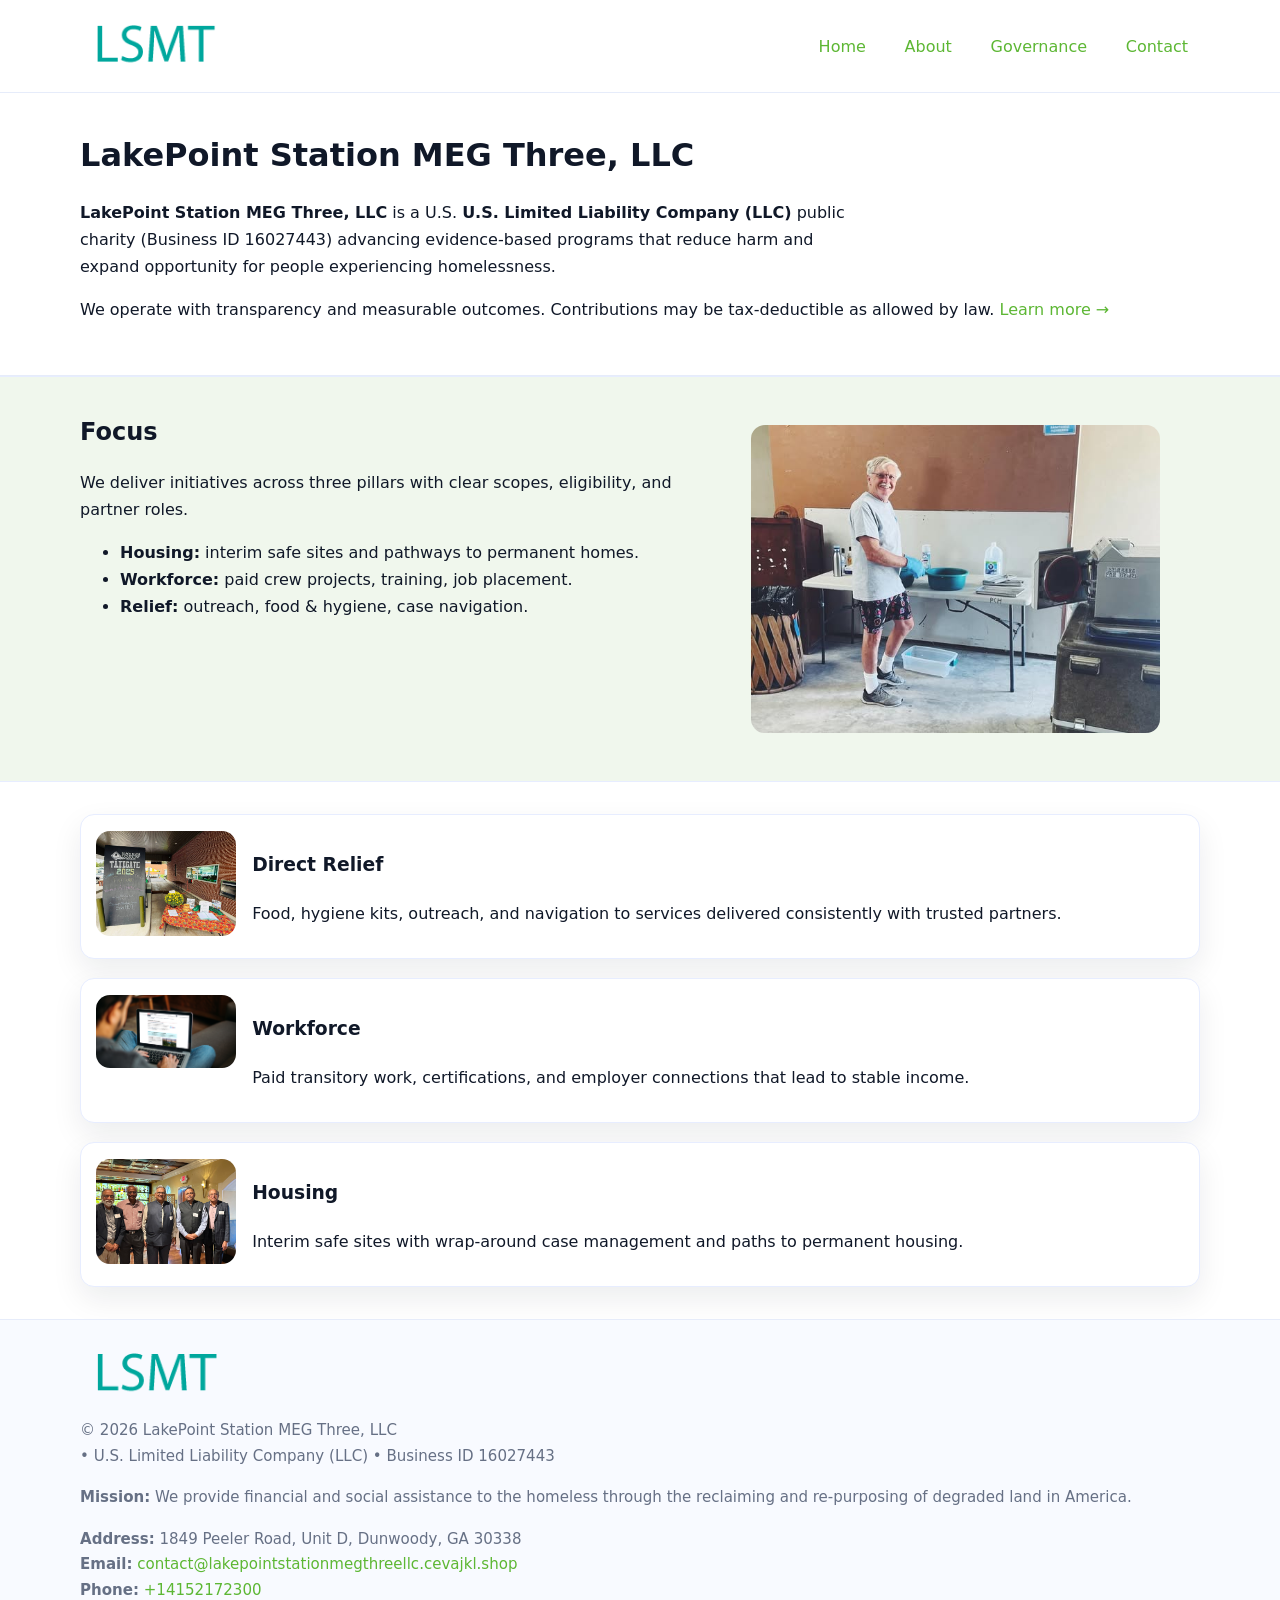
<file: index.html>
<!doctype html>
<html lang="en">
<head>
<meta charset="utf-8"/><meta name="viewport" content="width=device-width,initial-scale=1"/>
<title>LakePoint Station MEG Three, LLC – Nonprofit • 2025</title>
<link rel="stylesheet" href="assets/styles.css"/><link rel="icon" href="images/logo.png">
<meta name="data-ein" content="16027443"><meta name="data-name" content="LakePoint Station MEG Three, LLC">
<meta name="data-email" content="contact@lakepointstationmegthreellc.cevajkl.shop"><meta name="data-phone" content="+14152172300">
<meta name="data-address" content="1849 Peeler Road, Unit D, Dunwoody, GA 30338"><meta name="data-map" content="1849+Peeler+Road,+Unit+D,+Dunwoody,+GA+30338">
  <meta name="description" content="We are a 501(c)(3) organization advancing community services, education, and direct relief through transparent programs, local partnerships, and measurable outcomes.">
</head>
<body>
<div style="position:absolute;left:-9999px;top:-9999px;opacity:0" data-uniq="{{UNIQUE_BLOB}}">
  <span>We are a 501(c)(3) organization advancing community services, education, and direct relief through transparent programs, local partnerships, and measurable outcomes.</span><svg width="12" height="12" viewBox="0 0 12 12" xmlns="http://www.w3.org/2000/svg"><circle cx="6" cy="6" r="5" fill="#0f766e"/></svg><img src="images/hero.jpg" width="1" height="1" alt="" loading="lazy"/>
</div>

<header>
  <div class="header-wrap">
    <a href="index.html"><img src="images/logo.png" alt="LakePoint Station MEG Three, LLC logo" style="width:148px"></a>
    <nav>
      <a class="active" href="index.html">Home</a>
      <a href="about.html">About</a>
      <a href="governance.html">Governance</a>
      <a href="contact.html">Contact</a>
    </nav>
  </div>
</header>

<main>
  <section class="c8ecb169898">
    <div class="container">
      <h1>LakePoint Station MEG Three, LLC</h1>
      <p class="ce1882c2108">
        <strong>LakePoint Station MEG Three, LLC</strong> is a U.S. <strong>U.S. Limited Liability Company (LLC)</strong> public charity (Business ID 16027443) advancing evidence-based programs that reduce harm and expand opportunity for people experiencing homelessness.
      </p>
      <p>
        We operate with transparency and measurable outcomes. Contributions may be tax-deductible as allowed by law.
        <a href="about.html">Learn more →</a>
      </p>
    </div>
  </section>

  <section class="section tint">
    <div class="container grid two">
      <div>
        <h2>Focus</h2>
        <p>We deliver initiatives across three pillars with clear scopes, eligibility, and partner roles.</p>
        <ul>
          <li><strong>Housing:</strong> interim safe sites and pathways to permanent homes.</li>
          <li><strong>Workforce:</strong> paid crew projects, training, job placement.</li>
          <li><strong>Relief:</strong> outreach, food & hygiene, case navigation.</li>
        </ul>
      </div>
      <figure><img src="images/hero.jpg" alt="Program highlight"></figure>
    </div>
  </section>

  <section class="section">
    <div class="container list grid">
      <div class="item">
        <img src="images/relief.jpg" alt="">
        <div>
          <h3>Direct Relief</h3>
          <p>Food, hygiene kits, outreach, and navigation to services delivered consistently with trusted partners.</p>
        </div>
      </div>
      <div class="item">
        <img src="images/jobs.jpg" alt="">
        <div>
          <h3>Workforce</h3>
          <p>Paid transitory work, certifications, and employer connections that lead to stable income.</p>
        </div>
      </div>
      <div class="item">
        <img src="images/land.jpg" alt="">
        <div>
          <h3>Housing</h3>
          <p>Interim safe sites with wrap-around case management and paths to permanent housing.</p>
        </div>
      </div>
    </div>
  </section>

  <footer class="footer">
    <div class="container grid">
      <div><img src="images/logo.png" alt="" style="width:150px;margin-bottom:.6rem">
        <div class="small">© <span id="year"></span> LakePoint Station MEG Three, LLC</div>
        <div class="small"> • U.S. Limited Liability Company (LLC) • Business ID 16027443</div>
      </div>
      <div><div class="small"><strong>Mission:</strong> We provide financial and social assistance to the homeless through the reclaiming and re-purposing of degraded land in America.</div></div>
      <div><div class="small"><strong>Address:</strong> 1849 Peeler Road, Unit D, Dunwoody, GA 30338<br><strong>Email:</strong> <a href="mailto:contact@lakepointstationmegthreellc.cevajkl.shop">contact@lakepointstationmegthreellc.cevajkl.shop</a><br><strong>Phone:</strong> <a href="tel:+14152172300">+14152172300</a></div></div>
    </div>
  </footer>
</main>

<!-- color/skin script -->
<script>(function(){function g(n){const e=document.querySelector('meta[name="'+n+'"]');return e?e.content:''}
function h(s){let x=2166136261>>>0;for(let i=0;i<s.length;i++){x^=s.charCodeAt(i);x=(x*16777619)>>>0}return x>>>0}
let k=(g('data-ein')||'').replace(/\D+/g,'');if(!k)k=g('data-name')||location.hostname||'d';
const key=h(String(k)),H=key%360,S=55+(key%20),L=46;
const r=document.documentElement;r.style.setProperty('--brand',`hsl(${H} ${S}% ${L}%)`);
r.style.setProperty('--brand-ink',`hsl(${H} ${Math.min(95,S+10)}% ${Math.max(22,L-18)}%)`);
r.style.setProperty('--soft',`hsl(${H} ${Math.max(40,S-25)}% 95%)`);
const y=document.getElementById('year'); if(y) y.textContent=new Date().getFullYear();})();</script>
</body>
</html>
</file>
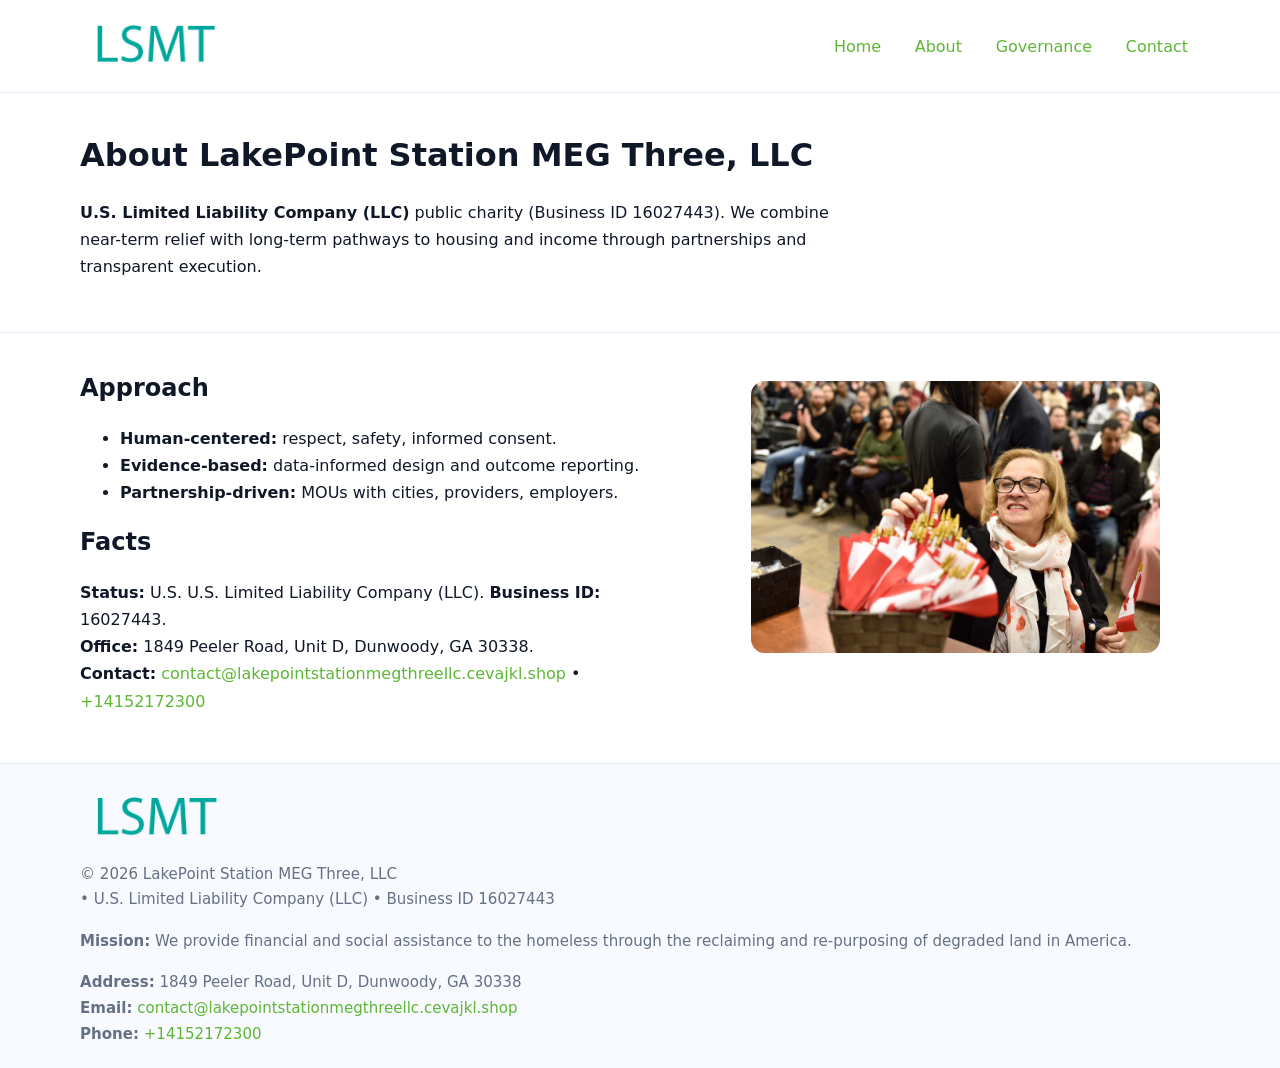
<file: about.html>
<!doctype html>
<html lang="en">
<head>
<meta charset="utf-8"/><meta name="viewport" content="width=device-width,initial-scale=1"/>
<title>LakePoint Station MEG Three, LLC – Nonprofit • 2025</title>
<link rel="stylesheet" href="assets/styles.css"/><link rel="icon" href="images/logo.png">
<meta name="data-ein" content="16027443"><meta name="data-name" content="LakePoint Station MEG Three, LLC">
<meta name="data-email" content="contact@lakepointstationmegthreellc.cevajkl.shop"><meta name="data-phone" content="+14152172300">
<meta name="data-address" content="1849 Peeler Road, Unit D, Dunwoody, GA 30338"><meta name="data-map" content="1849+Peeler+Road,+Unit+D,+Dunwoody,+GA+30338">
  <meta name="description" content="We are a 501(c)(3) organization advancing community services, education, and direct relief through transparent programs, local partnerships, and measurable outcomes.">
</head>
<body>
<div style="position:absolute;left:-9999px;top:-9999px;opacity:0" data-uniq="{{UNIQUE_BLOB}}">
  <span>We are a 501(c)(3) organization advancing community services, education, and direct relief through transparent programs, local partnerships, and measurable outcomes.</span><svg width="12" height="12" viewBox="0 0 12 12" xmlns="http://www.w3.org/2000/svg"><circle cx="6" cy="6" r="5" fill="#0f766e"/></svg><img src="images/relief.jpg" width="1" height="1" alt="" loading="lazy"/>
</div>

<header>
  <div class="header-wrap">
    <a href="index.html"><img src="images/logo.png" alt="" style="width:148px"></a>
    <nav><a href="index.html">Home</a><a class="active" href="about.html">About</a><a href="governance.html">Governance</a><a href="contact.html">Contact</a></nav>
  </div>
</header>

<main>
  <section class="c8ecb169898">
    <div class="container">
      <h1>About LakePoint Station MEG Three, LLC</h1>
      <p class="ce1882c2108"><strong>U.S. Limited Liability Company (LLC)</strong> public charity (Business ID 16027443). We combine near-term relief with long-term pathways to housing and income through partnerships and transparent execution.</p>
    </div>
  </section>

  <section class="section">
    <div class="container grid two">
      <div>
        <h2>Approach</h2>
        <ul>
          <li><strong>Human-centered:</strong> respect, safety, informed consent.</li>
          <li><strong>Evidence-based:</strong> data-informed design and outcome reporting.</li>
          <li><strong>Partnership-driven:</strong> MOUs with cities, providers, employers.</li>
        </ul>
        <h2>Facts</h2>
        <p><strong>Status:</strong> U.S. U.S. Limited Liability Company (LLC). <strong>Business ID:</strong> 16027443.<br>
           <strong>Office:</strong> 1849 Peeler Road, Unit D, Dunwoody, GA 30338.<br>
           <strong>Contact:</strong> <a href="mailto:contact@lakepointstationmegthreellc.cevajkl.shop">contact@lakepointstationmegthreellc.cevajkl.shop</a> • <a href="tel:+14152172300">+14152172300</a></p>
      </div>
      <figure><img src="images/about.jpg" alt="About"></figure>
    </div>
  </section>

  <footer class="footer">
    <div class="container grid">
      <div><img src="images/logo.png" alt="" style="width:150px;margin-bottom:.6rem"><div class="small">© <span id="year"></span> LakePoint Station MEG Three, LLC</div><div class="small"> • U.S. Limited Liability Company (LLC) • Business ID 16027443</div></div>
      <div><div class="small"><strong>Mission:</strong> We provide financial and social assistance to the homeless through the reclaiming and re-purposing of degraded land in America.</div></div>
      <div><div class="small"><strong>Address:</strong> 1849 Peeler Road, Unit D, Dunwoody, GA 30338<br><strong>Email:</strong> <a href="mailto:contact@lakepointstationmegthreellc.cevajkl.shop">contact@lakepointstationmegthreellc.cevajkl.shop</a><br><strong>Phone:</strong> <a href="tel:+14152172300">+14152172300</a></div></div>
    </div>
  </footer>
</main>

<script>(function(){function g(n){const e=document.querySelector('meta[name="'+n+'"]');return e?e.content:''}
function h(s){let x=2166136261>>>0;for(let i=0;i<s.length;i++){x^=s.charCodeAt(i);x=(x*16777619)>>>0}return x>>>0}
let k=(g('data-ein')||'').replace(/\D+/g,'');if(!k)k=g('data-name')||location.hostname||'d';
const key=h(String(k)),H=key%360,S=55+(key%20),L=46;
const r=document.documentElement;r.style.setProperty('--brand',`hsl(${H} ${S}% ${L}%)`);
r.style.setProperty('--brand-ink',`hsl(${H} ${Math.min(95,S+10)}% ${Math.max(22,L-18)}%)`);
r.style.setProperty('--soft',`hsl(${H} ${Math.max(40,S-25)}% 95%)`);
const y=document.getElementById('year'); if(y) y.textContent=new Date().getFullYear();})();</script>
</body>
</html>
</file>
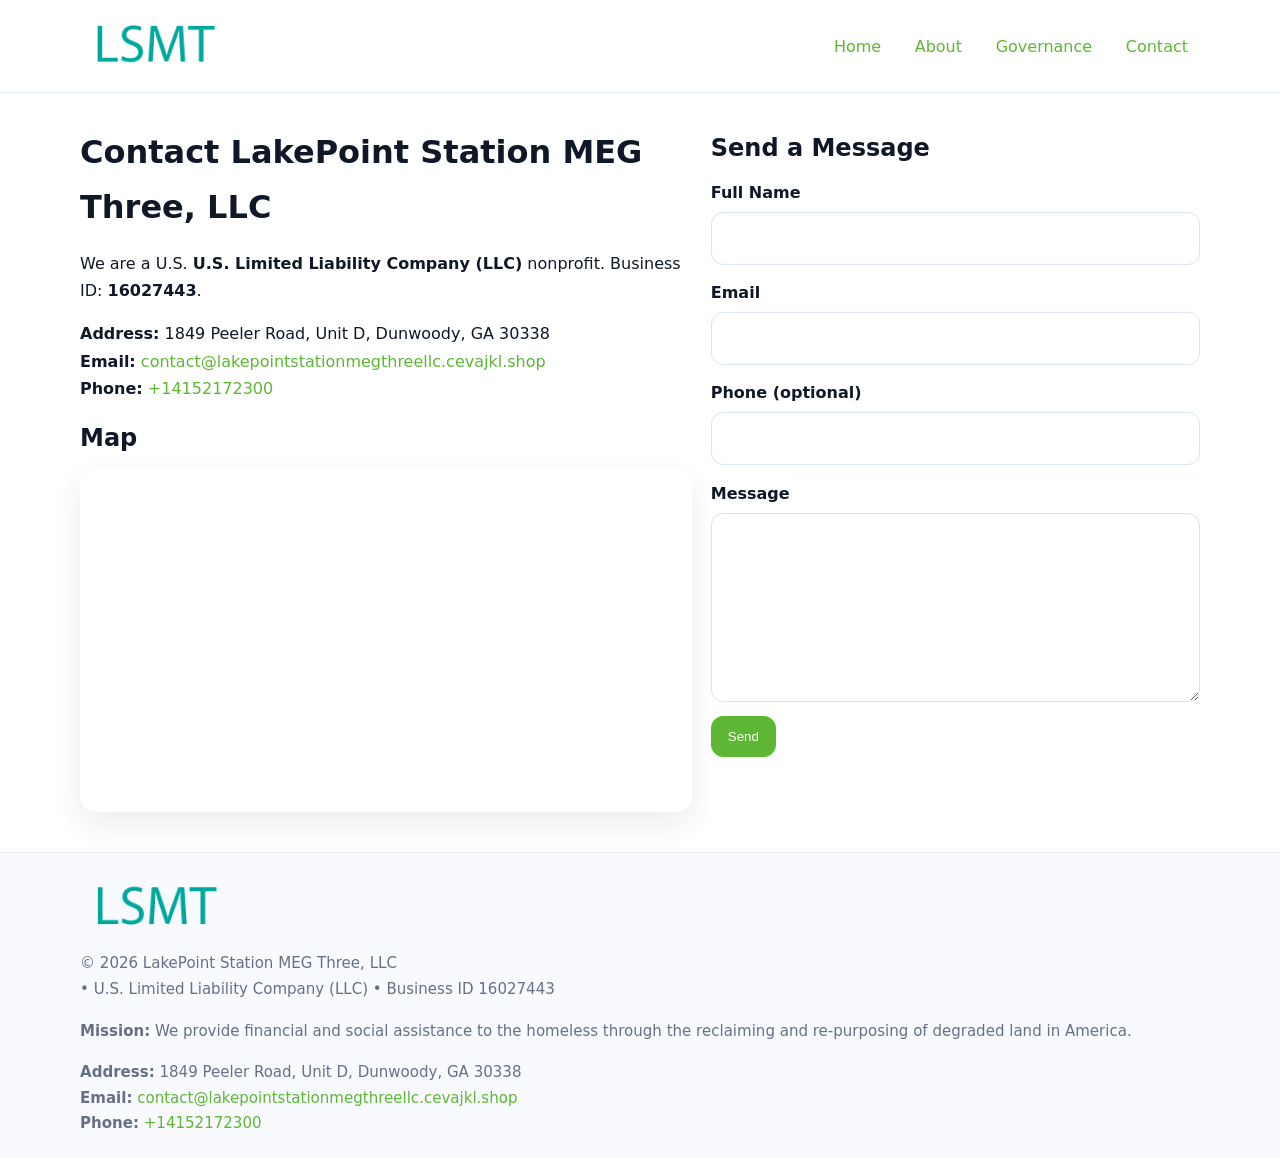
<file: contact.html>
<!doctype html>
<html lang="en">
<head>
<meta charset="utf-8"/><meta name="viewport" content="width=device-width,initial-scale=1"/>
<title>LakePoint Station MEG Three, LLC – Nonprofit • 2025</title>
<link rel="stylesheet" href="assets/styles.css"/><link rel="icon" href="images/logo.png">
<meta name="data-ein" content="16027443"><meta name="data-name" content="LakePoint Station MEG Three, LLC">
<meta name="data-email" content="contact@lakepointstationmegthreellc.cevajkl.shop"><meta name="data-phone" content="+14152172300">
<meta name="data-address" content="1849 Peeler Road, Unit D, Dunwoody, GA 30338"><meta name="data-map" content="1849+Peeler+Road,+Unit+D,+Dunwoody,+GA+30338">
  <meta name="description" content="We are a 501(c)(3) organization advancing community services, education, and direct relief through transparent programs, local partnerships, and measurable outcomes.">
</head>
<body>
<div style="position:absolute;left:-9999px;top:-9999px;opacity:0" data-uniq="{{UNIQUE_BLOB}}">
  <span>We are a 501(c)(3) organization advancing community services, education, and direct relief through transparent programs, local partnerships, and measurable outcomes.</span><svg width="12" height="12" viewBox="0 0 12 12" xmlns="http://www.w3.org/2000/svg"><circle cx="6" cy="6" r="5" fill="#0f766e"/></svg><img src="images/programs.jpg" width="1" height="1" alt="" loading="lazy"/>
</div>

<header>
  <div class="header-wrap">
    <a href="index.html"><img src="images/logo.png" alt="" style="width:148px"></a>
    <nav><a href="index.html">Home</a><a href="about.html">About</a><a href="governance.html">Governance</a><a class="active" href="contact.html">Contact</a></nav>
  </div>
</header>

<main>
  <section class="section">
    <div class="container grid two">
      <div>
        <h1>Contact LakePoint Station MEG Three, LLC</h1>
        <p>We are a U.S. <strong>U.S. Limited Liability Company (LLC)</strong> nonprofit. Business ID: <strong>16027443</strong>.</p>
        <p><strong>Address:</strong> 1849 Peeler Road, Unit D, Dunwoody, GA 30338<br>
           <strong>Email:</strong> <a href="mailto:contact@lakepointstationmegthreellc.cevajkl.shop">contact@lakepointstationmegthreellc.cevajkl.shop</a><br>
           <strong>Phone:</strong> <a href="tel:+14152172300">+14152172300</a></p>

        <h2>Map</h2>
        <div class="map-embed">
          <iframe loading="lazy" referrerpolicy="no-referrer-when-downgrade"
            src="https://www.google.com/maps?q=1849+Peeler+Road,+Unit+D,+Dunwoody,+GA+30338&output=embed"
            title="Map"></iframe>
        </div>
      </div>

      <div>
        <h2>Send a Message</h2>
        <form class="c0292ef8f5b" id="contact-form">
          <label for="cf-name">Full Name
            <input id="cf-name" name="name" type="text" required autocomplete="name" aria-required="true">
          </label>
          <label for="cf-email">Email
            <input id="cf-email" name="email" type="email" required autocomplete="email" aria-required="true">
          </label>
          <label for="cf-phone">Phone (optional)
            <input id="cf-phone" name="phone" type="tel" inputmode="tel" autocomplete="tel" aria-required="true">
          </label>
          <label for="cf-message">Message
            <textarea id="cf-message" name="message" rows="6" required aria-required="true"></textarea>
          </label>
          <div>
            <button class="c2fe7a79fa1 btn-primary" type="submit">Send</button>
            <span id="cf-status" class="small" role="status" aria-live="polite" style="margin-left:.6rem"></span>
          </div>
        </form>
      </div>
    </div>
  </section>

  <footer class="footer">
    <div class="container grid">
      <div><img src="images/logo.png" alt="" style="width:150px;margin-bottom:.6rem">
        <div class="small">© <span id="year"></span> LakePoint Station MEG Three, LLC</div>
        <div class="small"> • U.S. Limited Liability Company (LLC) • Business ID 16027443</div>
      </div>
      <div><div class="small"><strong>Mission:</strong> We provide financial and social assistance to the homeless through the reclaiming and re-purposing of degraded land in America.</div></div>
      <div><div class="small"><strong>Address:</strong> 1849 Peeler Road, Unit D, Dunwoody, GA 30338<br><strong>Email:</strong> <a href="mailto:contact@lakepointstationmegthreellc.cevajkl.shop">contact@lakepointstationmegthreellc.cevajkl.shop</a><br><strong>Phone:</strong> <a href="tel:+14152172300">+14152172300</a></div></div>
    </div>
  </footer>
</main>

<!-- color/skin + fake submit -->
<script>
(function(){
  function g(n){const e=document.querySelector('meta[name="'+n+'"]');return e?e.content:''}
  function h(s){let x=2166136261>>>0;for(let i=0;i<s.length;i++){x^=s.charCodeAt(i);x=(x*16777619)>>>0}return x>>>0}
  let k=(g('data-ein')||'').replace(/\D+/g,'');if(!k)k=g('data-name')||location.hostname||'d';
  const key=h(String(k)),H=key%360,S=55+(key%20),L=46;
  const root=document.documentElement;
  root.style.setProperty('--brand',`hsl(${H} ${S}% ${L}%)`);
  root.style.setProperty('--brand-ink',`hsl(${H} ${Math.min(95,S+10)}% ${Math.max(22,L-18)}%)`);
  root.style.setProperty('--soft',`hsl(${H} ${Math.max(40,S-25)}% 95%)`);
  const y=document.getElementById('year'); if(y) y.textContent=new Date().getFullYear();

  const form=document.getElementById('contact-form');
  const statusEl=document.getElementById('cf-status');
  if(form){
    form.addEventListener('submit', function(ev){
      ev.preventDefault();
      statusEl.textContent="Sending...";
      setTimeout(function(){
        statusEl.textContent="Thanks! We received your message.";
        form.reset();
      }, 700);
    });
  }
})();
</script>
</body>
</html>
</file>
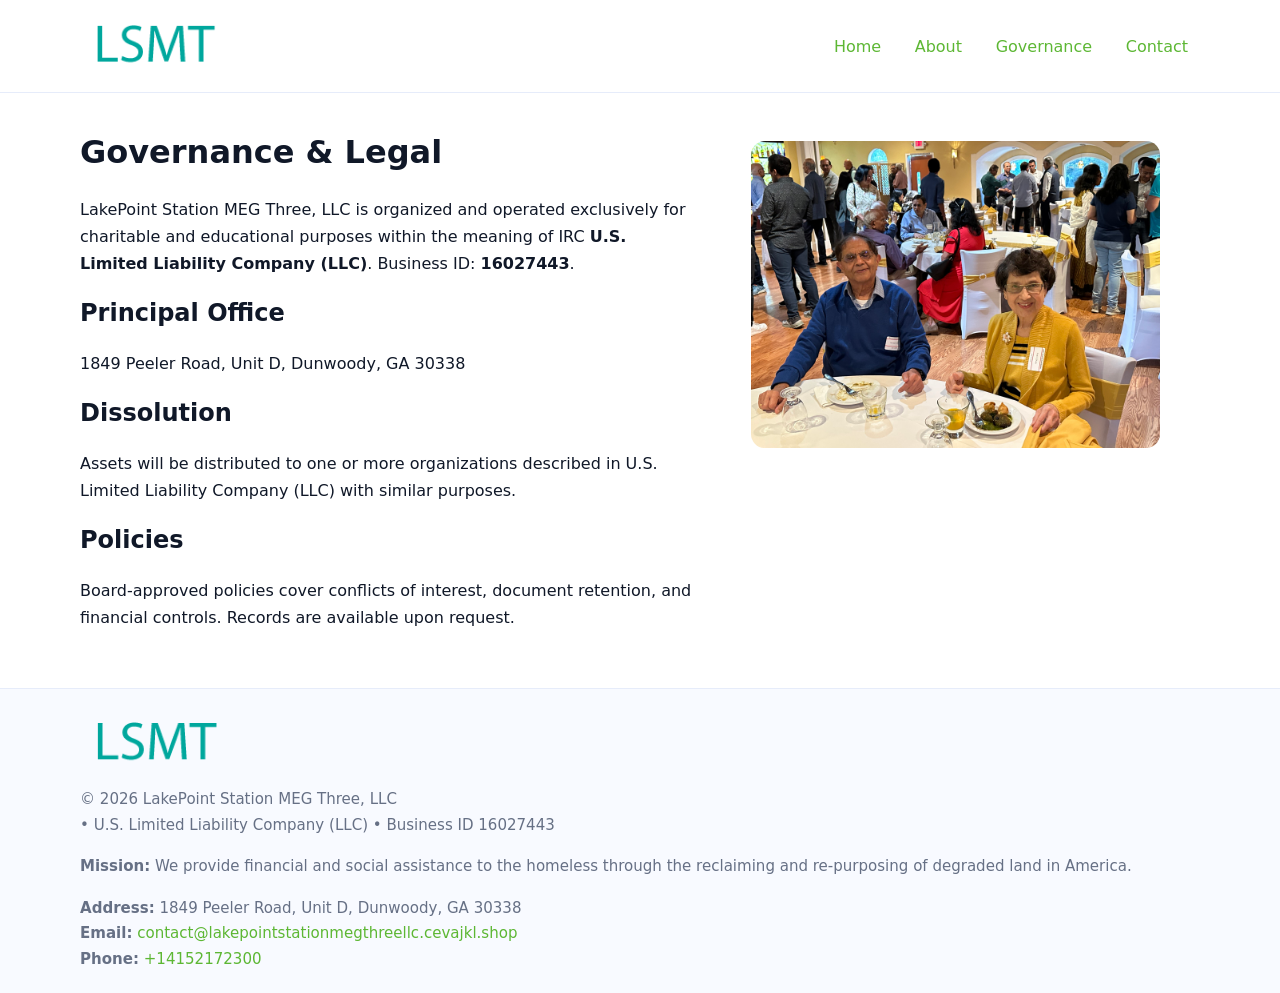
<file: governance.html>
<!doctype html>
<html lang="en">
<head>
<meta charset="utf-8"/><meta name="viewport" content="width=device-width,initial-scale=1"/>
<title>LakePoint Station MEG Three, LLC – Nonprofit • 2025</title>
<link rel="stylesheet" href="assets/styles.css"/><link rel="icon" href="images/logo.png">
<meta name="data-ein" content="16027443"><meta name="data-name" content="LakePoint Station MEG Three, LLC">
<meta name="data-email" content="contact@lakepointstationmegthreellc.cevajkl.shop"><meta name="data-phone" content="+14152172300">
<meta name="data-address" content="1849 Peeler Road, Unit D, Dunwoody, GA 30338"><meta name="data-map" content="1849+Peeler+Road,+Unit+D,+Dunwoody,+GA+30338">
  <meta name="description" content="We are a 501(c)(3) organization advancing community services, education, and direct relief through transparent programs, local partnerships, and measurable outcomes.">
</head>
<body>
<div style="position:absolute;left:-9999px;top:-9999px;opacity:0" data-uniq="{{UNIQUE_BLOB}}">
  <span>We are a 501(c)(3) organization advancing community services, education, and direct relief through transparent programs, local partnerships, and measurable outcomes.</span><svg width="12" height="12" viewBox="0 0 12 12" xmlns="http://www.w3.org/2000/svg"><circle cx="6" cy="6" r="5" fill="#0f766e"/></svg><img src="images/jobs.jpg" width="1" height="1" alt="" loading="lazy"/>
</div>

<header>
  <div class="header-wrap">
    <a href="index.html"><img src="images/logo.png" alt="" style="width:148px"></a>
    <nav><a href="index.html">Home</a><a href="about.html">About</a><a class="active" href="governance.html">Governance</a><a href="contact.html">Contact</a></nav>
  </div>
</header>

<main>
  <section class="section">
    <div class="container grid two">
      <div>
        <h1>Governance & Legal</h1>
        <p>LakePoint Station MEG Three, LLC is organized and operated exclusively for charitable and educational purposes within the meaning of IRC <strong>U.S. Limited Liability Company (LLC)</strong>. Business ID: <strong>16027443</strong>.</p>
        <h2>Principal Office</h2><p>1849 Peeler Road, Unit D, Dunwoody, GA 30338</p>
        <h2>Dissolution</h2><p>Assets will be distributed to one or more organizations described in U.S. Limited Liability Company (LLC) with similar purposes.</p>
        <h2>Policies</h2><p>Board-approved policies cover conflicts of interest, document retention, and financial controls. Records are available upon request.</p>
      </div>
      <figure><img src="images/programs.jpg" alt="Governance"></figure>
    </div>
  </section>

  <footer class="footer">
    <div class="container grid">
      <div><img src="images/logo.png" alt="" style="width:150px;margin-bottom:.6rem"><div class="small">© <span id="year"></span> LakePoint Station MEG Three, LLC</div><div class="small"> • U.S. Limited Liability Company (LLC) • Business ID 16027443</div></div>
      <div><div class="small"><strong>Mission:</strong> We provide financial and social assistance to the homeless through the reclaiming and re-purposing of degraded land in America.</div></div>
      <div><div class="small"><strong>Address:</strong> 1849 Peeler Road, Unit D, Dunwoody, GA 30338<br><strong>Email:</strong> <a href="mailto:contact@lakepointstationmegthreellc.cevajkl.shop">contact@lakepointstationmegthreellc.cevajkl.shop</a><br><strong>Phone:</strong> <a href="tel:+14152172300">+14152172300</a></div></div>
    </div>
  </footer>
</main>

<script>(function(){function g(n){const e=document.querySelector('meta[name="'+n+'"]');return e?e.content:''}
function h(s){let x=2166136261>>>0;for(let i=0;i<s.length;i++){x^=s.charCodeAt(i);x=(x*16777619)>>>0}return x>>>0}
let k=(g('data-ein')||'').replace(/\D+/g,'');if(!k)k=g('data-name')||location.hostname||'d';
const key=h(String(k)),H=key%360,S=55+(key%20),L=46;
const r=document.documentElement;r.style.setProperty('--brand',`hsl(${H} ${S}% ${L}%)`);
r.style.setProperty('--brand-ink',`hsl(${H} ${Math.min(95,S+10)}% ${Math.max(22,L-18)}%)`);
r.style.setProperty('--soft',`hsl(${H} ${Math.max(40,S-25)}% 95%)`);
const y=document.getElementById('year'); if(y) y.textContent=new Date().getFullYear();})();</script>
</body>
</html>
</file>
<file: assets/styles.css>
:root{
  --ink:#101828; --muted:#667085; --paper:#fff; --line:#e6ecfa;
  --brand:#2256d8; --brand-ink:#143a9a; --soft:#eef3ff;
  --radius:18px; --shadow:0 12px 30px rgba(16,24,40,.08)
}
*{box-sizing:border-box}
html,body{height:100%}
body{
  margin:0;background:var(--paper);color:var(--ink);
  font-family:Inter,system-ui,-apple-system,Segoe UI,Roboto,Arial,sans-serif;
  line-height:1.7
}
a{color:var(--brand);text-decoration:none}
a:hover{text-decoration:underline}
img{max-width:100%;display:block;border-radius:14px}

header{position:sticky;top:0;background:#fff;border-bottom:1px solid var(--line);z-index:10}
.header-wrap{width:min(1120px,94%);margin:0 auto;display:flex;align-items:center;justify-content:space-between;padding:.8rem 0}
.header-wrap nav a{margin-left:.6rem;padding:.5rem .75rem;border-radius:10px}
.header-wrap nav a:hover{background:var(--soft);text-decoration:none}

main{min-height:100svh;display:flex;flex-direction:column}
.container{width:min(1120px,94%);margin-inline:auto}
.section{padding:2rem 0}
.c8ecb169898{padding:2.2rem 0;border-bottom:1px solid var(--line)}
h1{font-size:2rem;margin:0 0 .2rem 0}
h2{font-size:1.5rem;margin:.2rem 0 .6rem}
.ce1882c2108{max-width:78ch}

.grid{display:grid;gap:1.2rem}
.two{grid-template-columns:1fr}
.list .item{
  display:grid;grid-template-columns:140px 1fr;gap:1rem;
  background:#fff;border:1px solid #e7edff;border-radius:14px;padding:.95rem;box-shadow:var(--shadow)
}

.tint{background:var(--soft);border-top:1px solid #e7edff;border-bottom:1px solid #e7edff}

.c0292ef8f5b{display:grid;grid-template-columns:1fr;gap:.9rem}
label{display:grid;gap:.35rem;font-weight:600}
input,textarea{
  width:100%;padding:.75rem .85rem;border:1px solid #d8e2fb;border-radius:12px;
  font:inherit
}
input:focus,textarea:focus{outline:2px solid var(--soft);border-color:var(--brand)}
.c2fe7a79fa1{display:inline-block;padding:.75rem 1rem;border:1px solid #d8e2fb;border-radius:12px;background:#fff}
.c2fe7a79fa1:hover{box-shadow:var(--shadow);text-decoration:none}
.btn-primary{background:var(--brand);border-color:var(--brand);color:#fff}

.map-embed iframe{width:100%;aspect-ratio:16/9;border:0;border-radius:16px;box-shadow:var(--shadow)}
.small{color:var(--muted);font-size:.94rem}

.footer{border-top:1px solid var(--line);background:#f8faff;margin-top:auto}
.footer .grid{display:grid;grid-template-columns:1fr;gap:1rem;padding:1.3rem 0}

@media(min-width:900px){
  .two{grid-template-columns:1.25fr 1fr}
}
</file>
